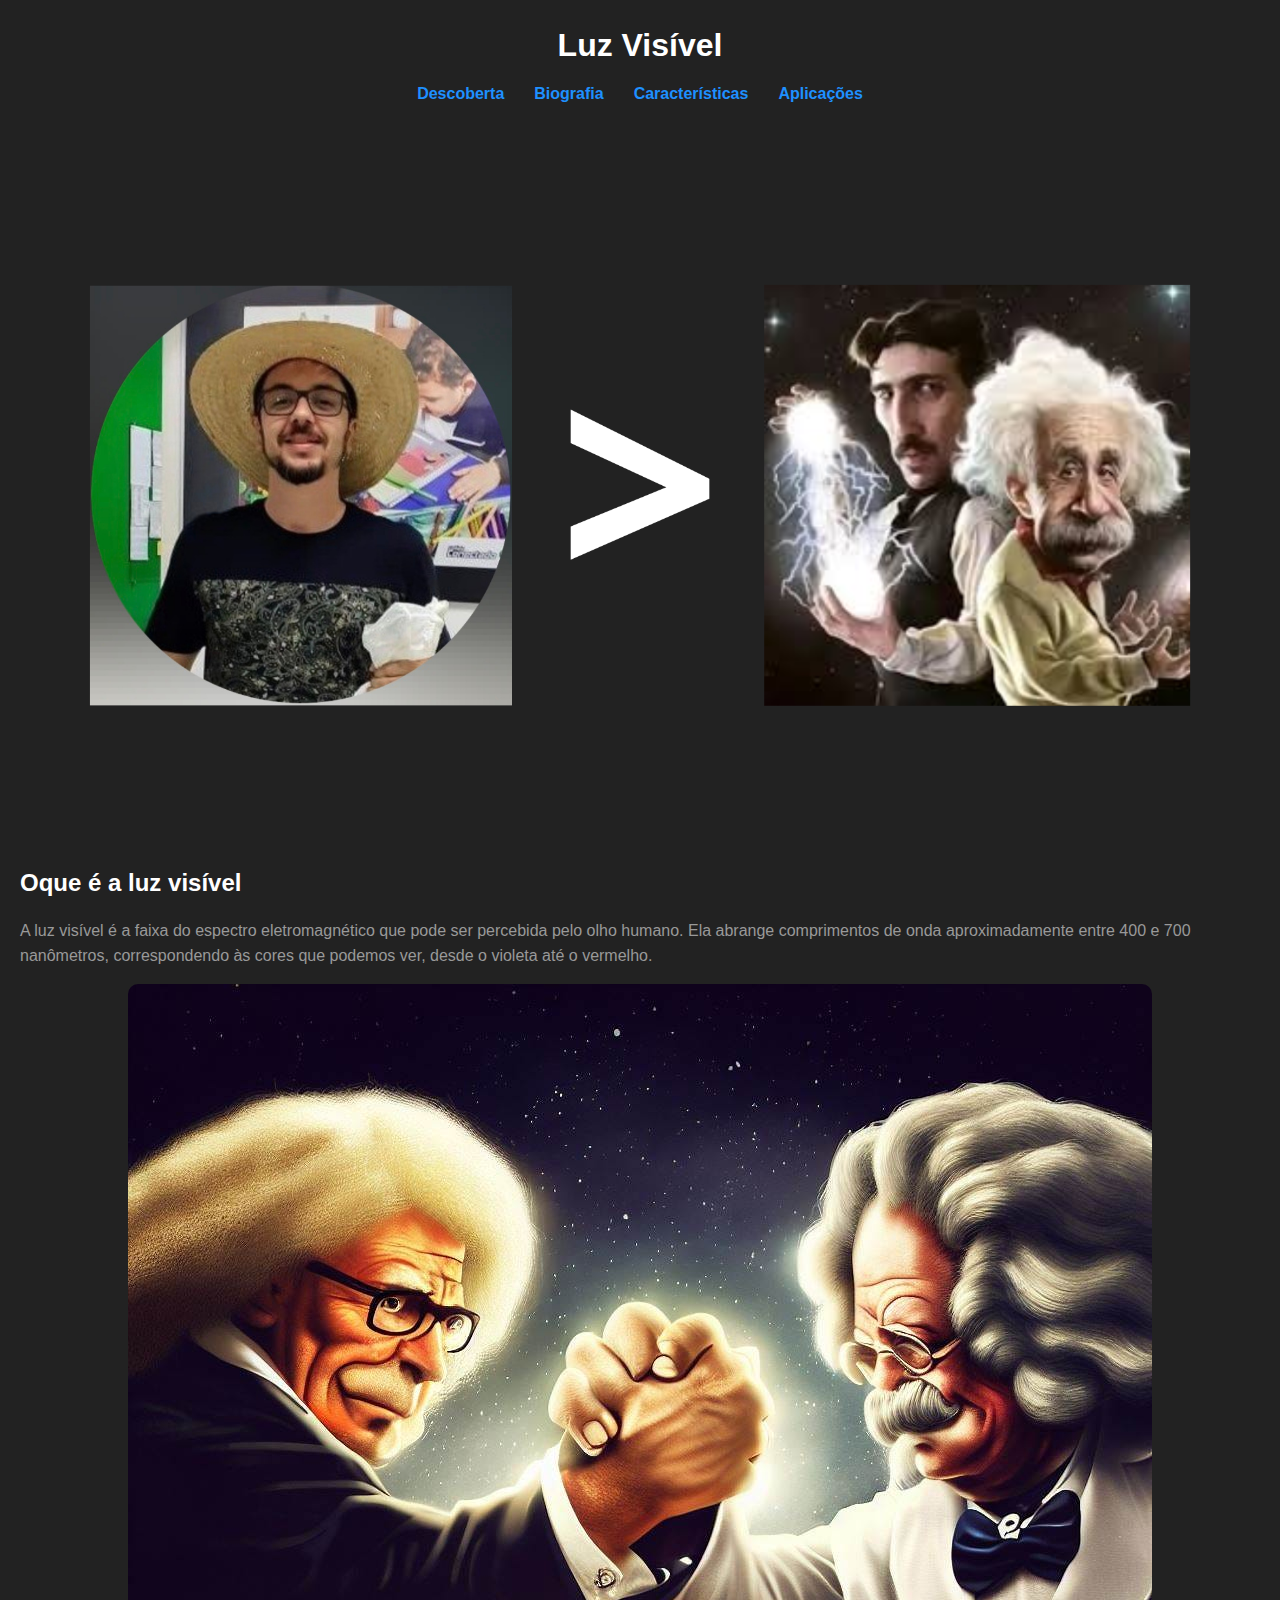
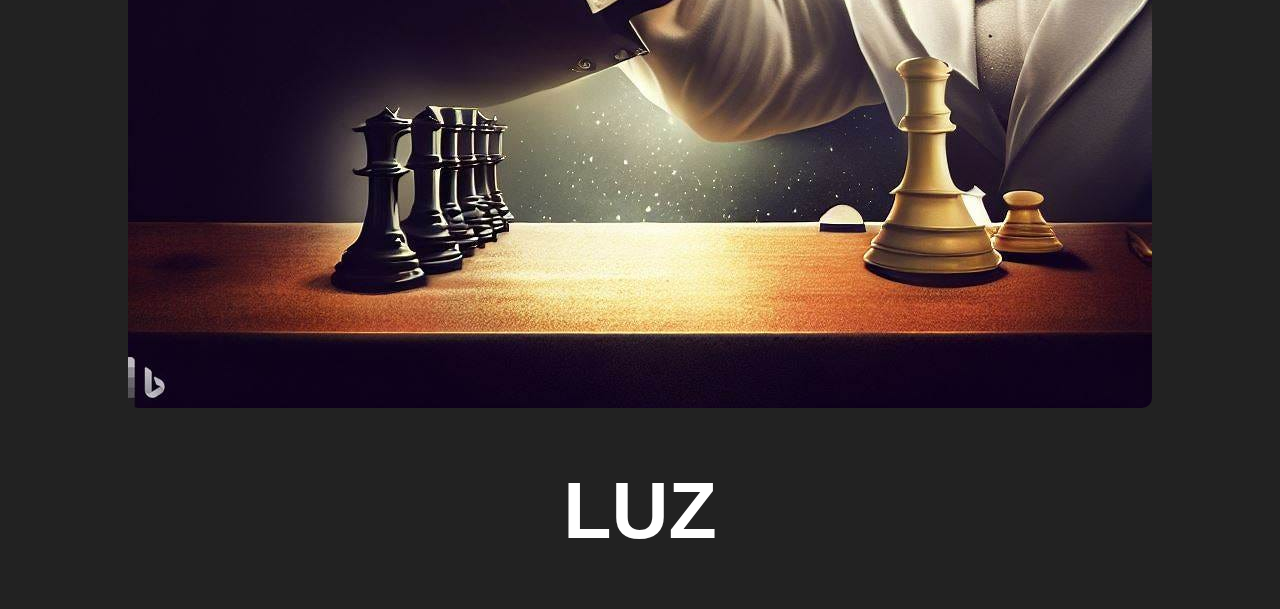
<file: index.html>
<!DOCTYPE html>
<html lang="en">
<head>
  <meta charset="UTF-8">
  <meta name="viewport" content="width=device-width, initial-scale=1.0">
  <title>Luz Visível</title>
  <link rel="stylesheet" href="styles.css">
</head>
<body>
  <header>
    <h1>Luz Visível</h1>
    <nav>
      <ul>
        <li><a href="indexVicenzo.html">Descoberta</a></li>
        <li><a href="italo.html">Biografia</a></li>
        <li><a href="carac.html">Características</a></li>
        <li><a href="aplicações.html">Aplicações</a></li>
      </ul>
  </header>
  <main>
    <img src="imgs/dersu.png" alt="fotografia do raça negra">
    <h2>Oque é a luz visível</h2>
    <p>A luz visível é a faixa do espectro eletromagnético que pode ser percebida pelo olho humano. Ela abrange comprimentos de onda aproximadamente entre 400 e 700 nanômetros, correspondendo às cores que podemos ver, desde o violeta até o vermelho.</p>
    <img src="imgs/x1.jpg" alt="x1 dos cria" >
  </main>
  <footer>
    <p>LUZ</p>
  </footer>
</body>
</html>
</file>
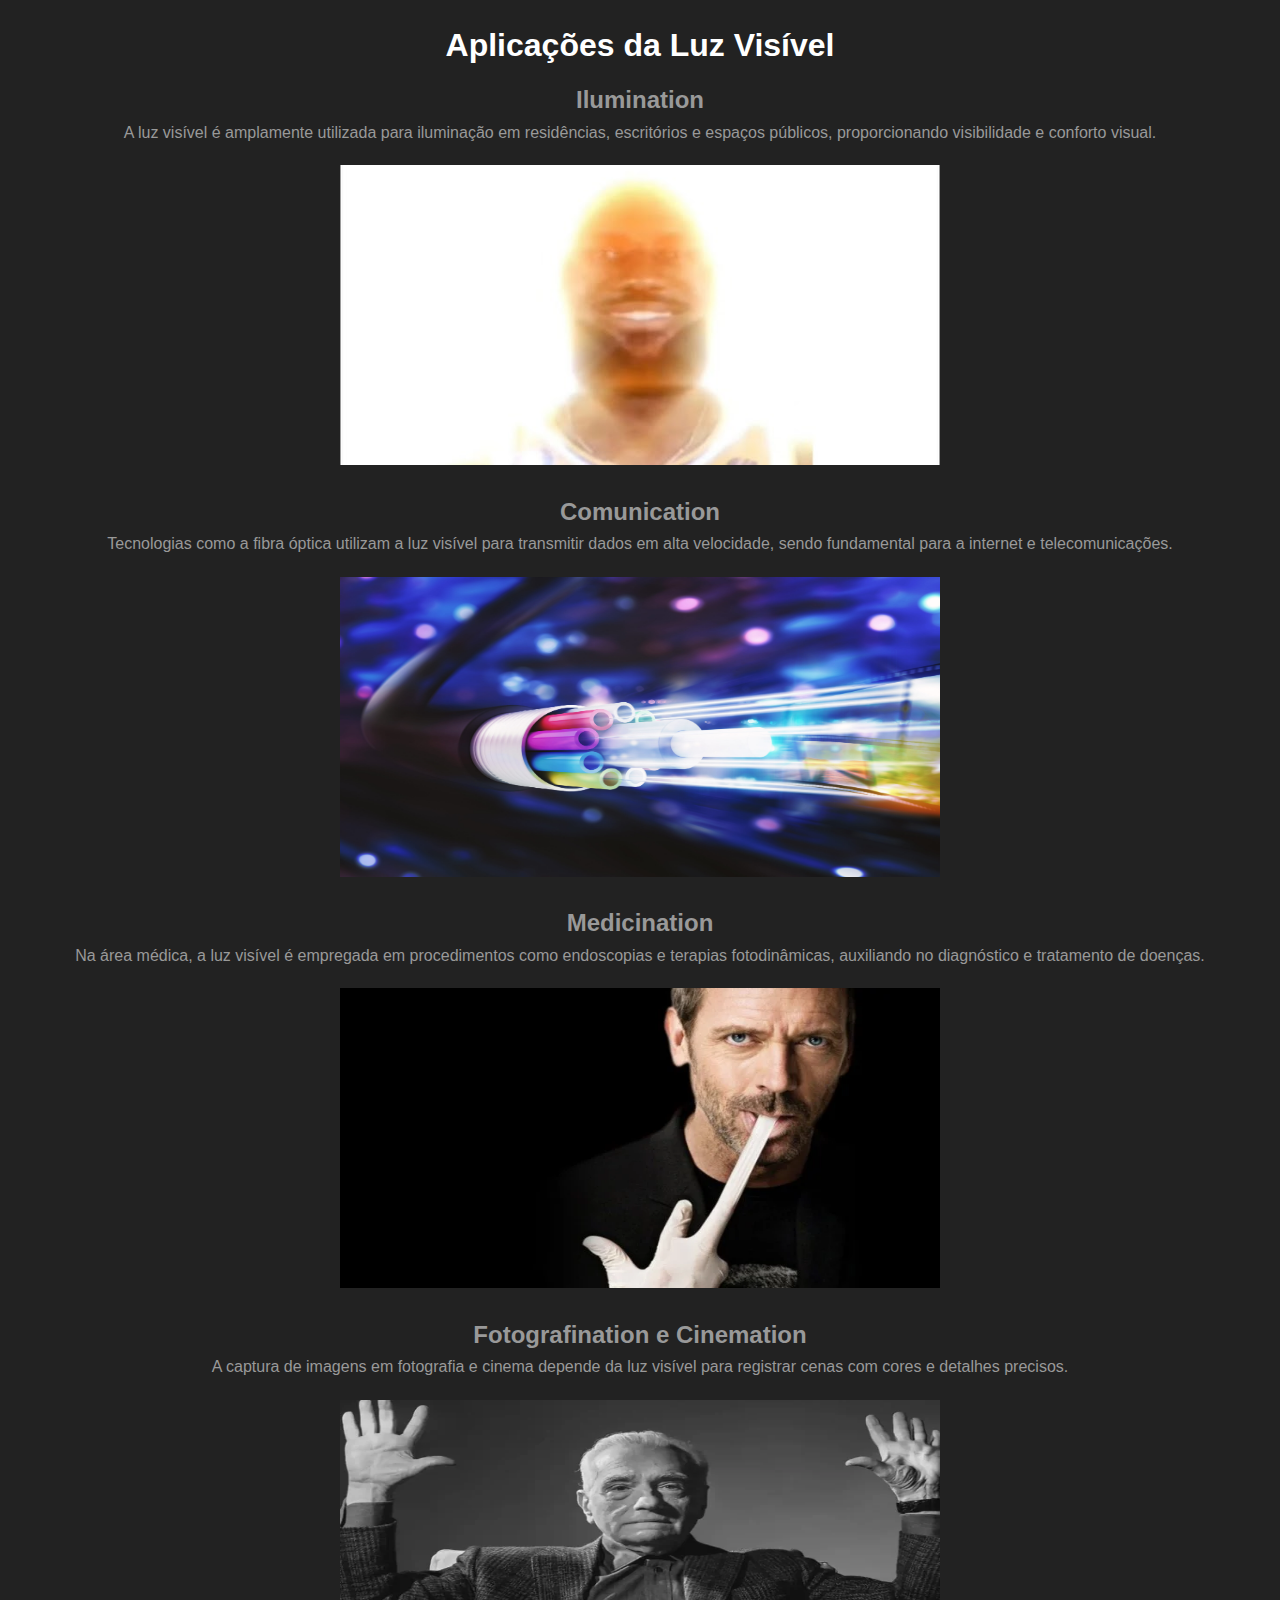
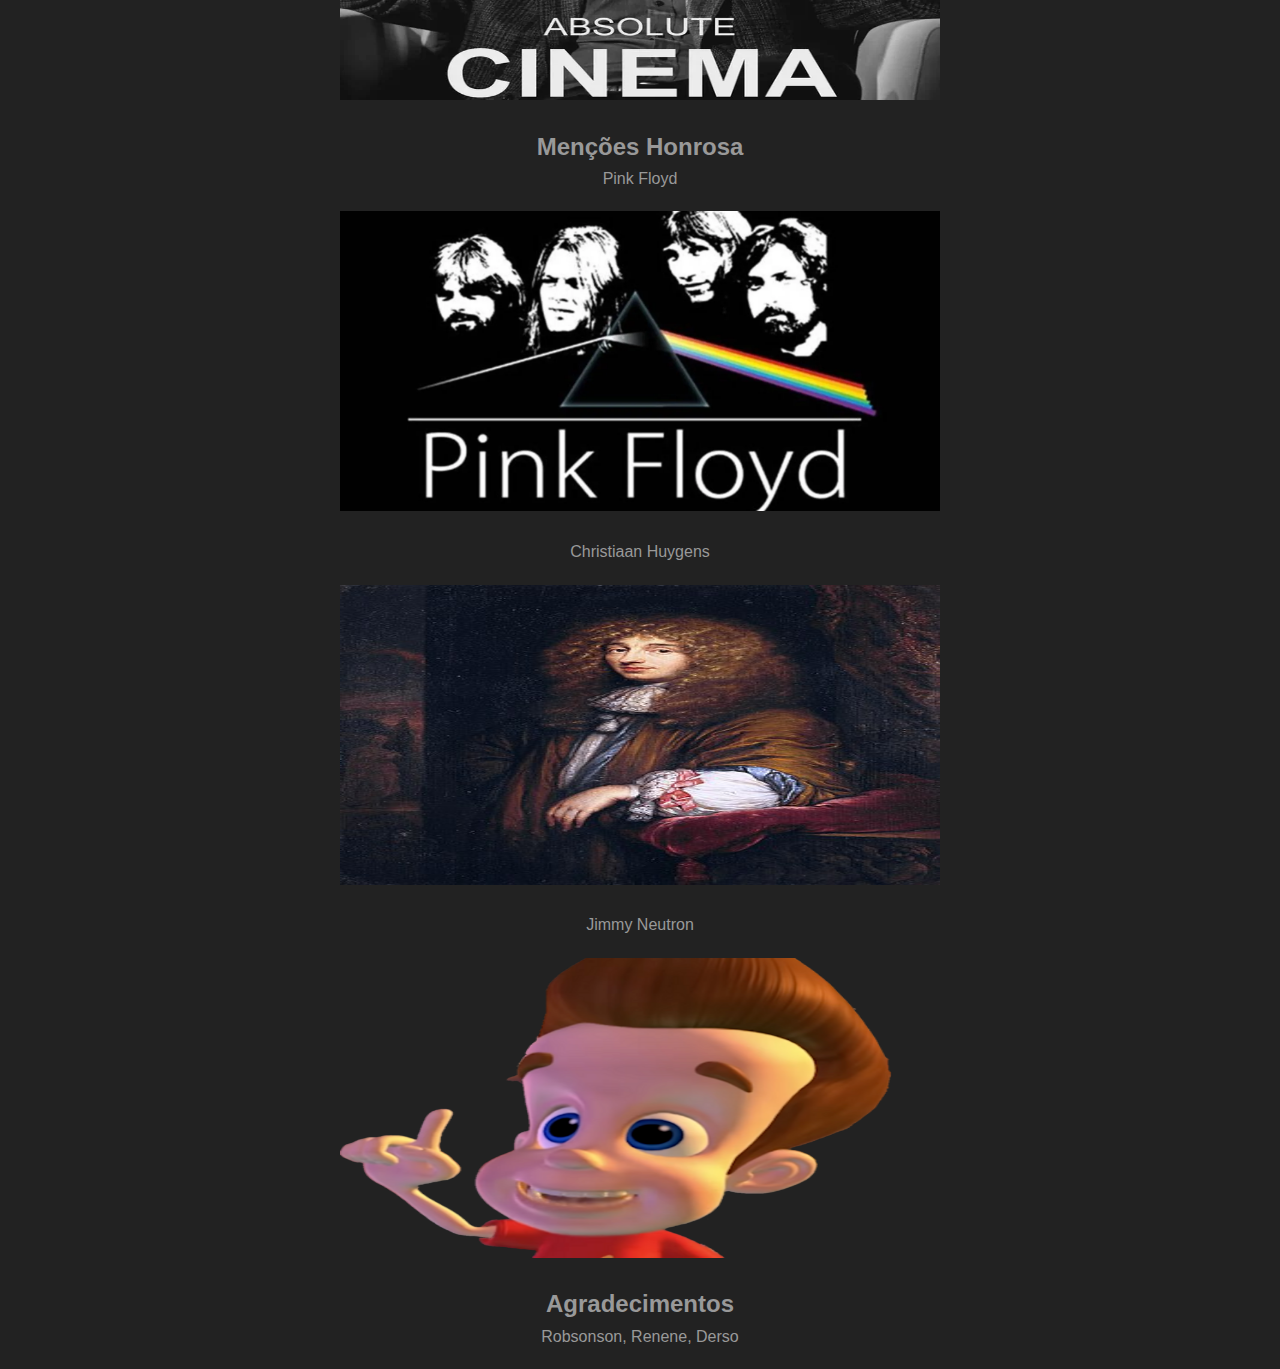
<file: aplicações.html>
<!DOCTYPE html>
<html lang="en">
<head>
  <meta charset="UTF-8">
  <meta name="viewport" content="width=device-width, initial-scale=1.0">
  <title>Aplicações</title>
  <link rel="stylesheet" href="styles.aplicacoes.css">
</head>
<body>
  <h1>Aplicações da Luz Visível</h1>
  <main>
    <h2>Ilumination</h2>
    <p>A luz visível é amplamente utilizada para iluminação em residências, escritórios e espaços públicos, proporcionando visibilidade e conforto visual.</p>
    <img src="imgs/luiz.jpg" alt="luiz">

    <h2>Comunication</h2>
    <p>Tecnologias como a fibra óptica utilizam a luz visível para transmitir dados em alta velocidade, sendo fundamental para a internet e telecomunicações.</p>
    <img src="imgs/fibra.jpg" alt="friba">

    <h2>Medicination</h2>
    <p>Na área médica, a luz visível é empregada em procedimentos como endoscopias e terapias fotodinâmicas, auxiliando no diagnóstico e tratamento de doenças.</p>
    <img src="imgs/medico.webp" alt="dr house">

    <h2>Fotografination e Cinemation</h2>
    <p>A captura de imagens em fotografia e cinema depende da luz visível para registrar cenas com cores e detalhes precisos.</p>
    <img src="imgs/cinema.webp" alt="cinema">

    <h2>Menções Honrosa</h2>
    <p>Pink Floyd</p>
    <img src="imgs/pinkFloyd.webp" alt="Pink Floyd">
    <p>Christiaan Huygens</p>
    <img src="imgs/caraDaLuz.jpeg" alt="Christiaan Huygens">
    <p>Jimmy Neutron</p>
    <img src="imgs/jimmy.png" alt="Jimmy">

    <h2>Agradecimentos</h2>
    <p>Robsonson, Renene, Derso</p>
</body>
</html>
</file>
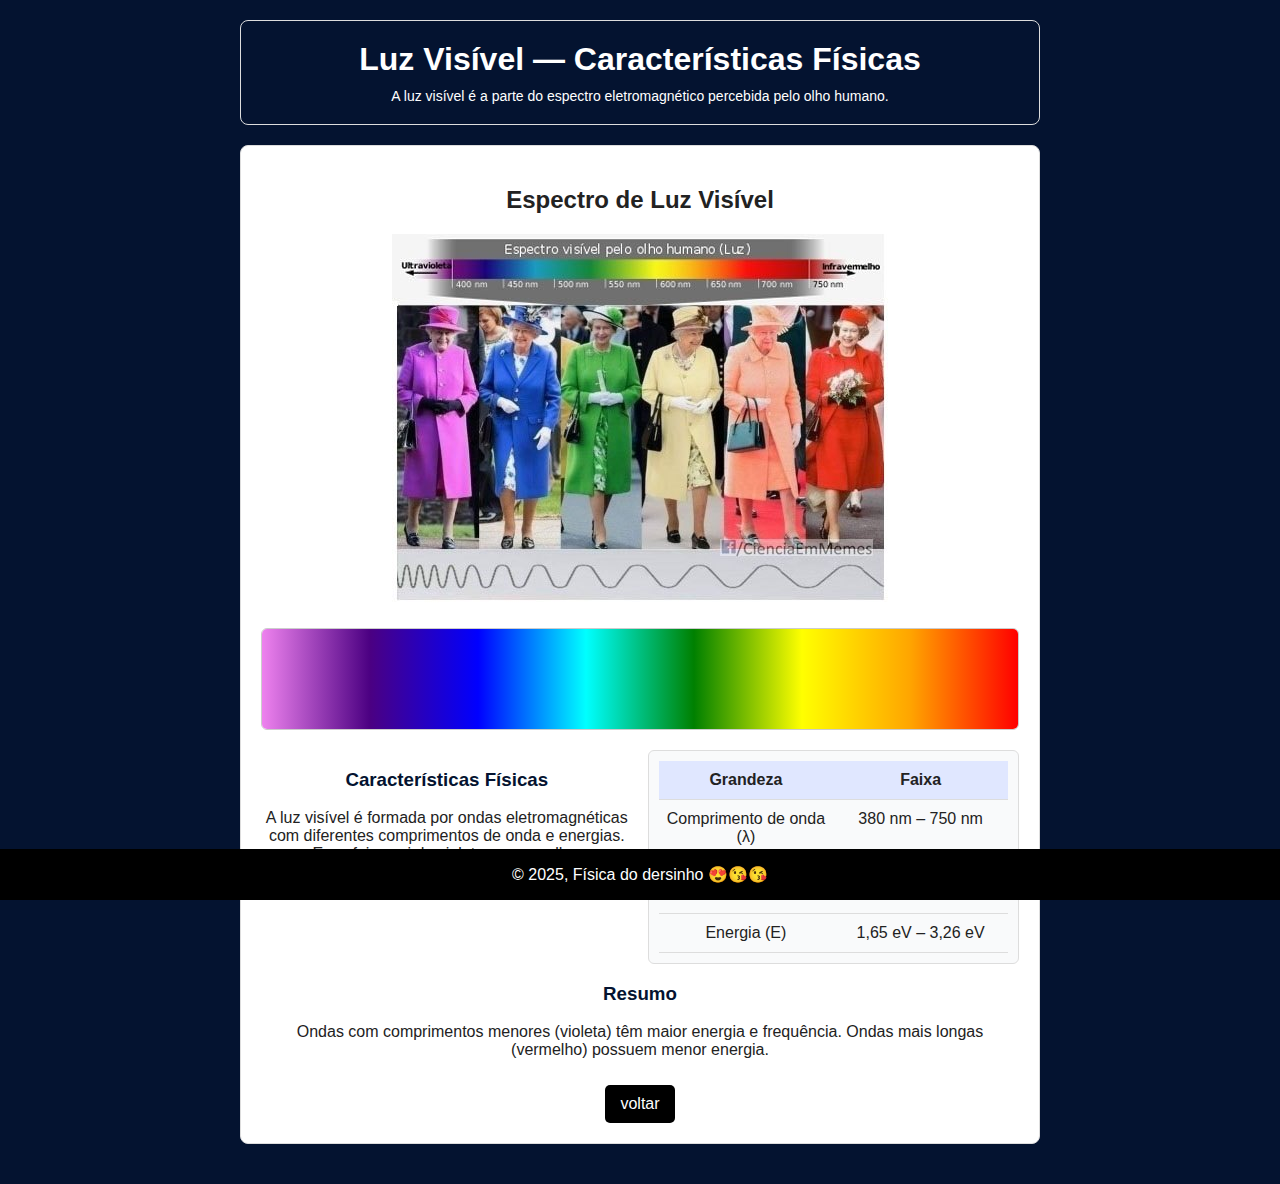
<file: carac.html>
<!DOCTYPE html>
<html lang="pt-BR">
<head>
  <meta charset="UTF-8">
  <meta name="viewport" content="width=device-width, initial-scale=1.0">
  <title>Luz Visível — Características Físicas</title>
  <link rel="stylesheet" href="juliano.css">
</head>
<body>
  <div class="wrap">

    <div class="card header-card">
      <h1>Luz Visível — Características Físicas</h1>
      <p>A luz visível é a parte do espectro eletromagnético percebida pelo olho humano.</p>
    </div>

    <div class="card">
      <h2>Espectro de Luz Visível</h2>
      <img src="imgs/eliza.jpg" alt="luz">

      <div class="spectrum">
        <div class="bar"></div>
    
      </div>

      <div class="grid">
        <div class="info">
          <h3>Características Físicas</h3>
          <p>A luz visível é formada por ondas eletromagnéticas com diferentes comprimentos de onda e energias. Essa faixa vai do violeta ao vermelho.</p>
        </div>

        <div class="table">
          <div class="table-content">
            <div class="table-row header">
              <div class="table-cell">Grandeza</div>
              <div class="table-cell">Faixa</div>
            </div>
            <div class="table-row">
              <div class="table-cell">Comprimento de onda (λ)</div>
              <div class="table-cell">380 nm – 750 nm</div>
            </div>
            <div class="table-row">
              <div class="table-cell">Frequência (f)</div>
              <div class="table-cell">4,0 × 10¹⁴ Hz – 7,9 × 10¹⁴ Hz</div>
            </div>
            <div class="table-row">
              <div class="table-cell">Energia (E)</div>
              <div class="table-cell">1,65 eV – 3,26 eV</div>
            </div>
          </div>
        </div>
      </div>

      <div class="explicacao">
        <h3>Resumo</h3>
        <p>Ondas com comprimentos menores (violeta) têm maior energia e frequência. Ondas mais longas (vermelho) possuem menor energia.</p>

        <a href="index.html" class="btn">voltar</a>
      </div>
    </div>

  </div>


  <footer>
        <p>&copy; 2025, Física do dersinho 😍😘😘</p>
    </footer>
</body>
</html>
</file>
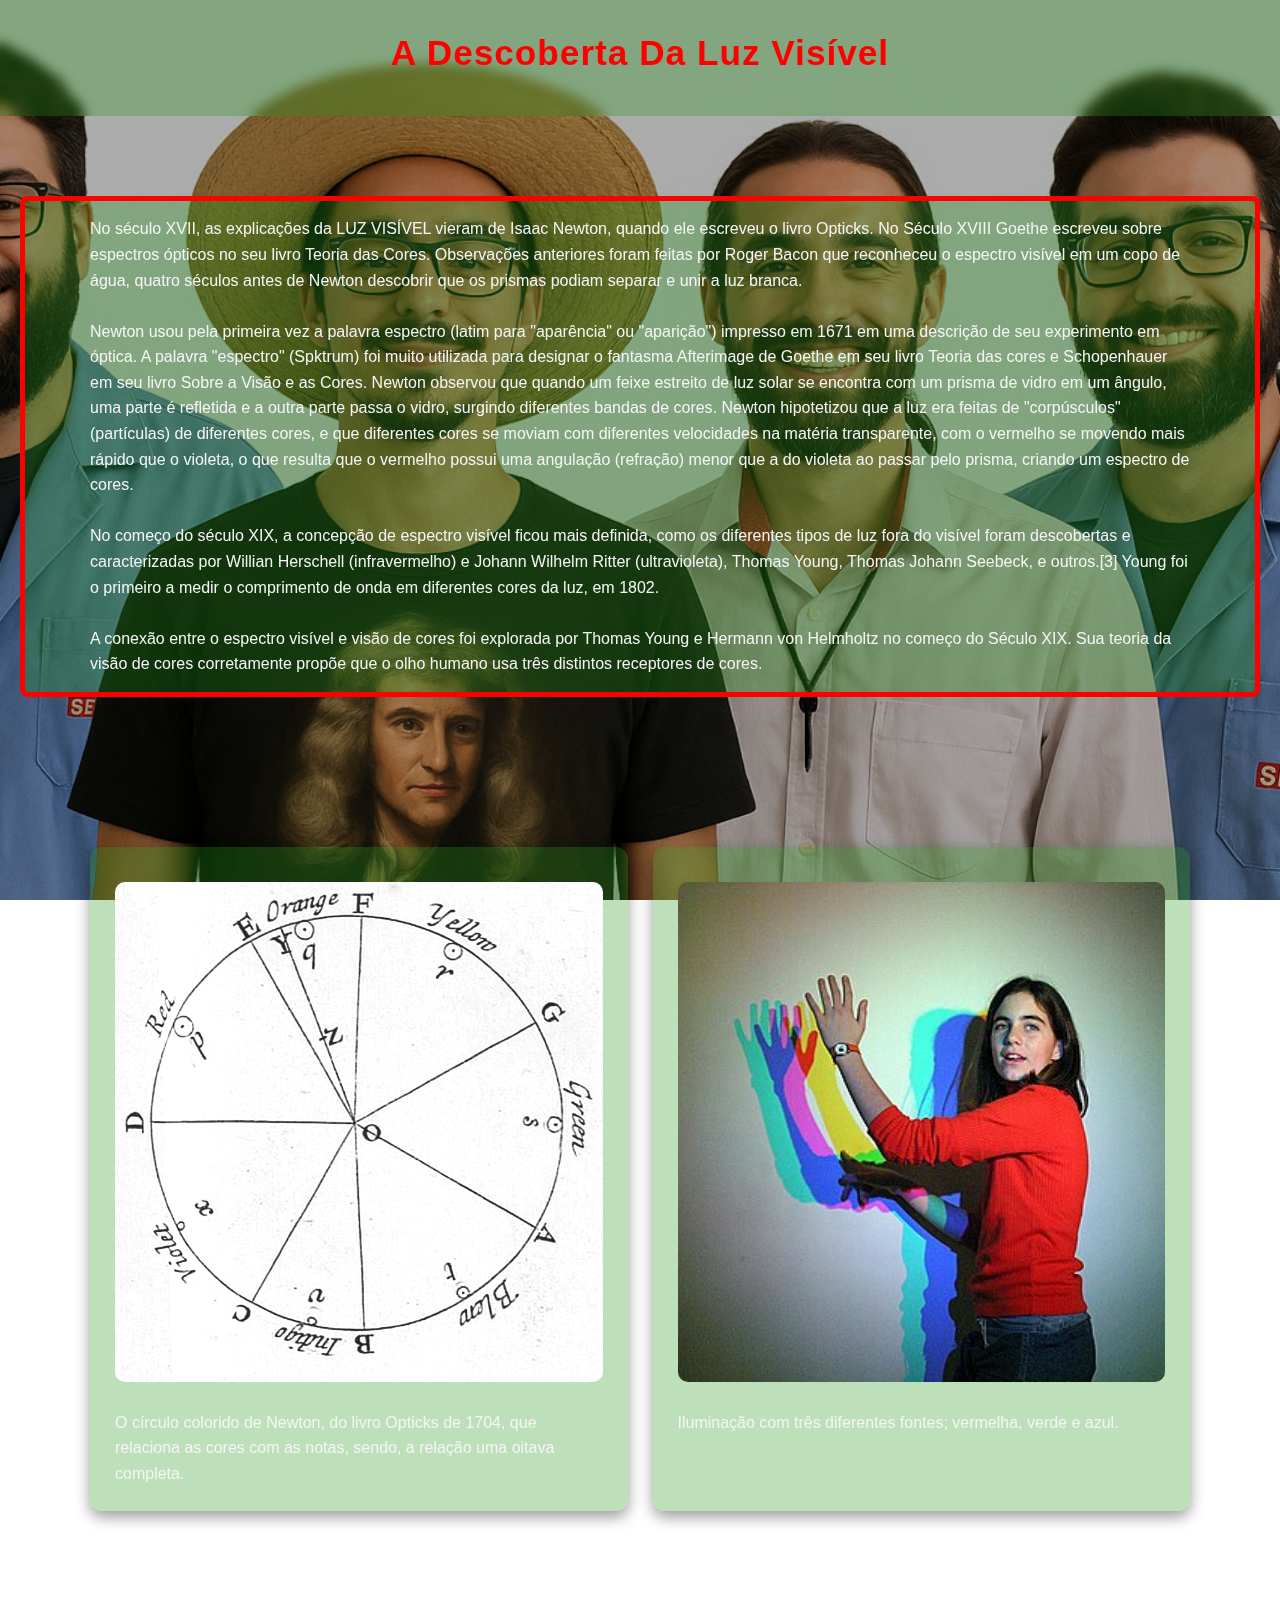
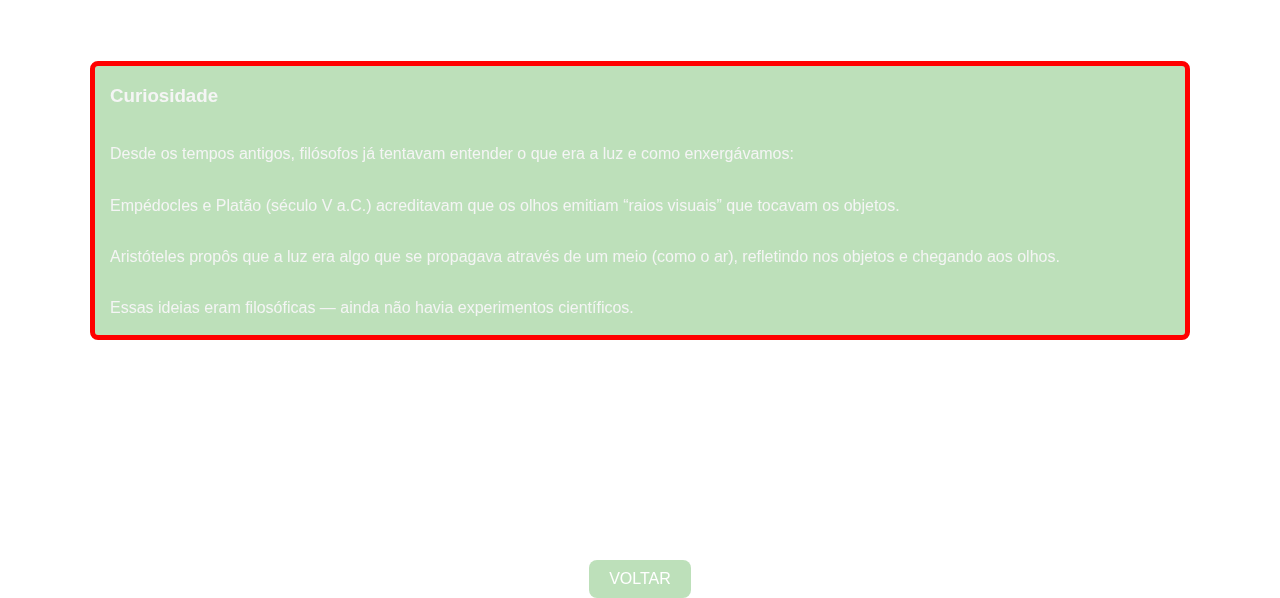
<file: indexVicenzo.html>
<!DOCTYPE html>
<html lang="en">
<head>
    <meta charset="UTF-8">
    <meta name="viewport" content="width=device-width, initial-scale=1.0">
    <title>A Descoberta</title>
    <link rel="stylesheet" href="styleVicenzo.css">
</head>

<body>
    <header>
    <h1>A Descoberta Da Luz Visível</h1>
    </header>

    <section id="sobre">
        <div class ="sobre-1">
        <div class="container">

     No século XVII, as explicações da LUZ VISÍVEL vieram de Isaac Newton, quando ele escreveu o livro Opticks. No Século XVIII Goethe escreveu sobre espectros ópticos no seu livro Teoria das Cores. Observações anteriores foram feitas por Roger Bacon que reconheceu o espectro visível em um copo de água, quatro séculos antes de Newton descobrir que os prismas podiam separar e unir a luz branca.
    <br>
    <br>
Newton usou pela primeira vez a palavra espectro (latim para "aparência" ou "aparição") impresso em 1671 em uma descrição de seu experimento em óptica. A palavra "espectro" (Spktrum) foi muito utilizada para designar o fantasma Afterimage de Goethe em seu livro Teoria das cores e Schopenhauer em seu livro Sobre a Visão e as Cores. Newton observou que quando um feixe estreito de luz solar se encontra com um prisma de vidro em um ângulo, uma parte é refletida e a outra parte passa o vidro, surgindo diferentes bandas de cores. Newton hipotetizou que a luz era feitas de "corpúsculos" (partículas) de diferentes cores, e que diferentes cores se moviam com diferentes velocidades na matéria transparente, com o vermelho se movendo mais rápido que o violeta, o que resulta que o vermelho possui uma angulação (refração) menor que a do violeta ao passar pelo prisma, criando um espectro de cores.
<br>
<br>
No começo do século XIX, a concepção de espectro visível ficou mais definida, como os diferentes tipos de luz fora do visível foram descobertas e caracterizadas por Willian Herschell (infravermelho) e Johann Wilhelm Ritter (ultravioleta), Thomas Young, Thomas Johann Seebeck, e outros.[3] Young foi o primeiro a medir o comprimento de onda em diferentes cores da luz, em 1802.
<br>
<br>
A conexão entre o espectro visível e visão de cores foi explorada por Thomas Young e Hermann von Helmholtz no começo do Século XIX. Sua teoria da visão de cores corretamente propõe que o olho humano usa três distintos receptores de cores.
</div>
</div>
</section>


    <section id="fotos">
        <div class="container">
            <div class="cards">
                <div class="card">
                    <img src="imgs/Newton's.png" alt="newtonsli" class="new">
                    <p>O círculo colorido de Newton, do livro Opticks de 1704, que relaciona as cores com as notas, sendo, a relação uma oitava completa.</p>
                </div>
        
                <div class ="card">
            
                    <img src="imgs/imagemm.jpg" alt="ilumiimg" class="tres">
                    <p>Iluminação com três diferentes fontes; vermelha, verde e azul.</p>
        
                </div>
            </div>
        </div>
    </section>

    <section id="sobre2">
        <div class="container">
            <div class="sobre-1">
      <h3> Curiosidade </h3> 
       <p> Desde os tempos antigos, filósofos já tentavam entender o que era a luz e como enxergávamos:
<br>
<br>
Empédocles e Platão (século V a.C.) acreditavam que os olhos emitiam “raios visuais” que tocavam os objetos.
<br>
<br>
Aristóteles propôs que a luz era algo que se propagava através de um meio (como o ar), refletindo nos objetos e chegando aos olhos.
<br>
<br>
Essas ideias eram filosóficas — ainda não havia experimentos científicos.
</p>
            </div>
        </div>
    </section>

    <section id="fotos2"> 

    </section>


    



      <div class="button-area">
       <center> <button id="btn-pagina" href = "index.html" class="button">VOLTAR</button> 
    </div>
    
</body>
</html>
</file>
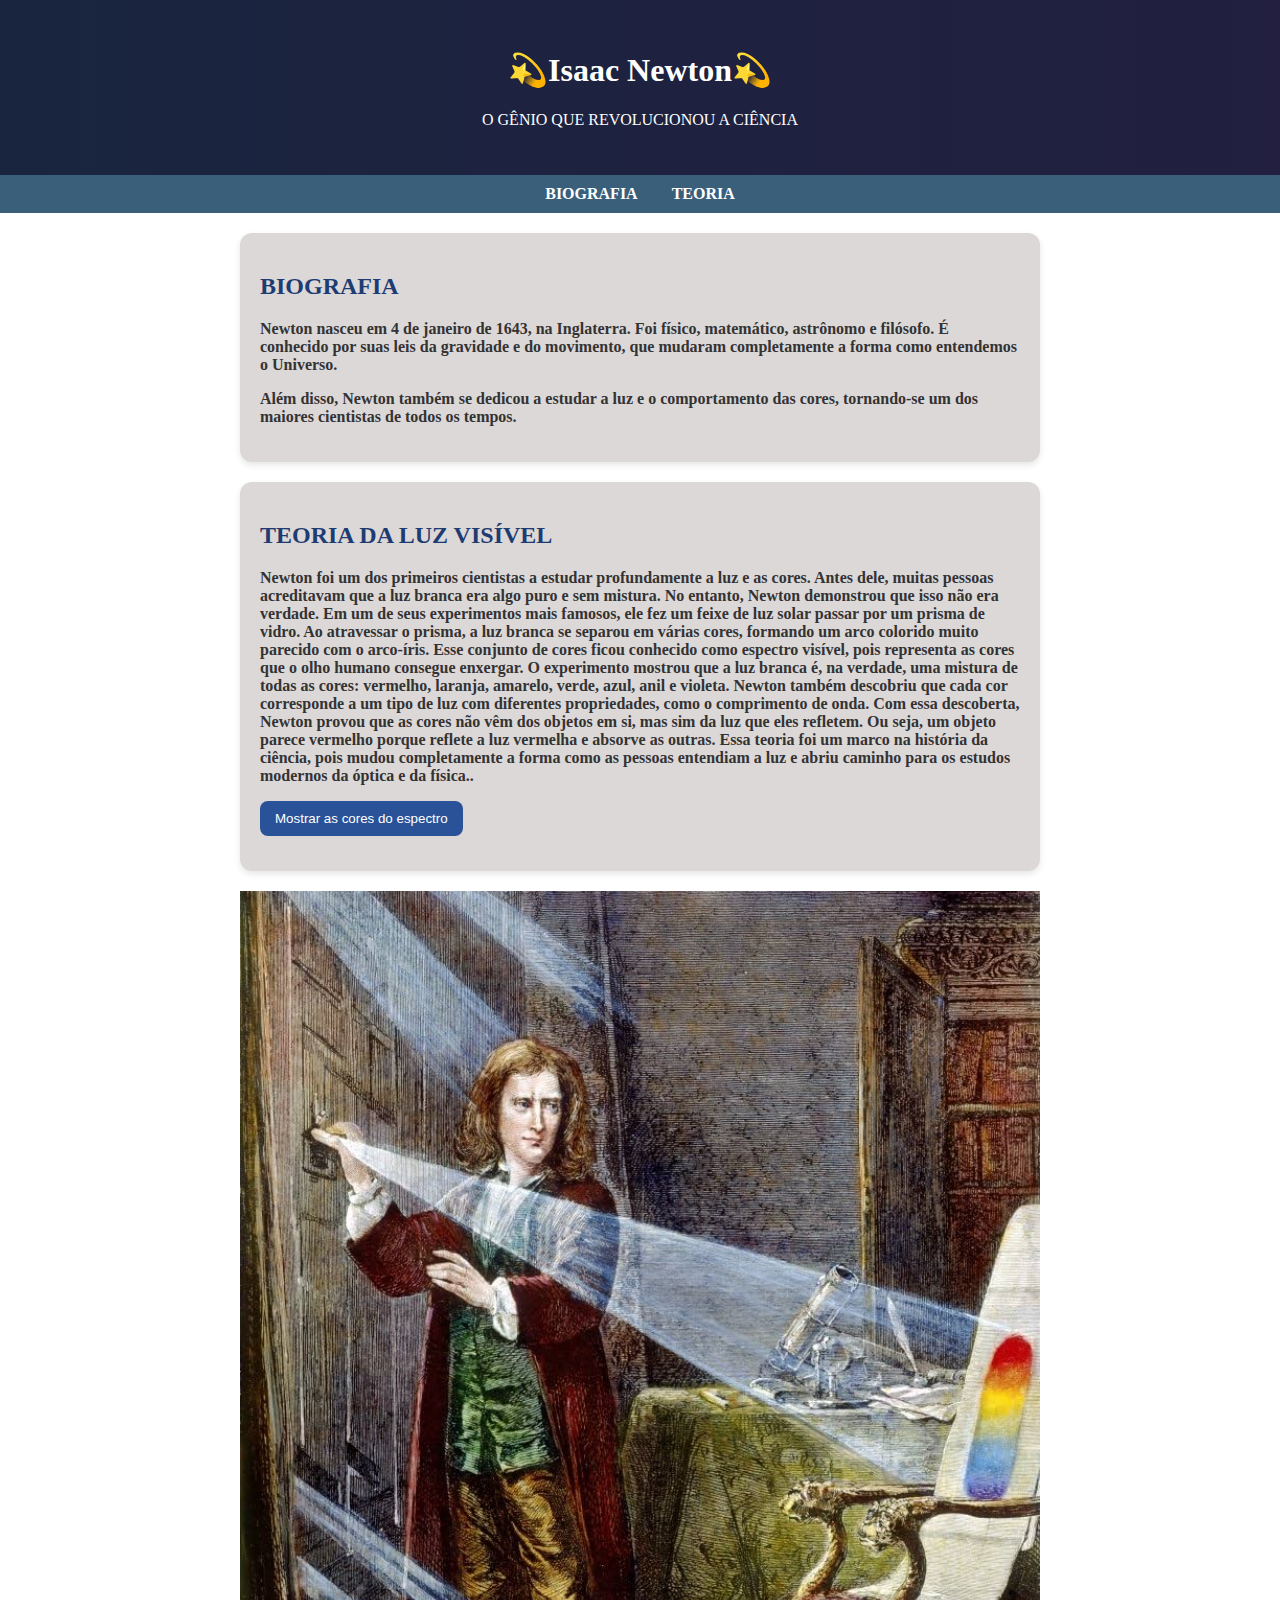
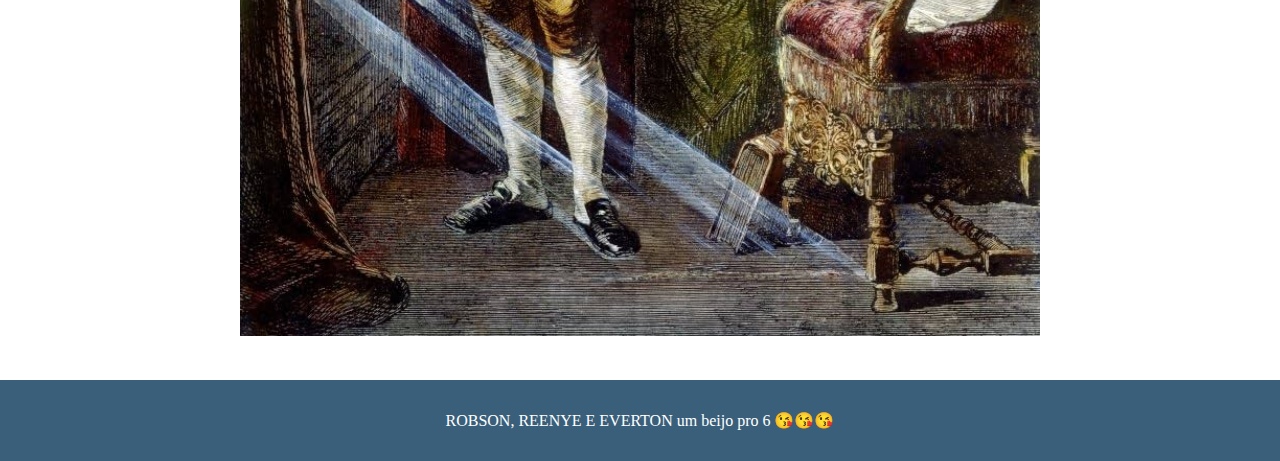
<file: italo.html>
<!DOCTYPE html>
<html lang="pt-br">
<head>
    <meta charset="UTF-8">
    <meta name="viewport" content="width=device-width, initial-scale=1.0">
    <title>Isaac Newton - Biografia e Teoria da Luz</title>
    <link rel="stylesheet" href="styleItalo.css">
</head>
<body>
    <header>
        <h1>💫Isaac Newton💫</h1>
        <p>O GÊNIO QUE REVOLUCIONOU A CIÊNCIA</p>
    </header>

    <nav>
        <ul>
            <li><a href="#biografia">BIOGRAFIA</a></li>
            <li><a href="#teoria">TEORIA</a></li>
        </ul>
    </nav>

    <main>
        <section id="Biografia" class="card">
            <h2>BIOGRAFIA</h2>
            <p><strong> Newton nasceu em 4 de janeiro de 1643, na Inglaterra.
            Foi físico, matemático, astrônomo e filósofo. É conhecido por suas leis da gravidade e do movimento,
            que mudaram completamente a forma como entendemos o Universo.</p>
            <p>Além disso, Newton também se dedicou a estudar a luz e o comportamento das cores,
            tornando-se um dos maiores cientistas de todos os tempos.</strong></p>
        </section>

        <section id="teoria" class="card">
            <h2>TEORIA DA LUZ VISÍVEL</h2>
            <p><strong>Newton foi um dos primeiros cientistas a estudar profundamente a luz e as cores. Antes dele, muitas pessoas acreditavam que a luz branca era algo puro e sem mistura. No entanto, Newton demonstrou que isso não era verdade.

Em um de seus experimentos mais famosos, ele fez um feixe de luz solar passar por um prisma de vidro. Ao atravessar o prisma, a luz branca se separou em várias cores, formando um arco colorido muito parecido com o arco-íris. Esse conjunto de cores ficou conhecido como espectro visível, pois representa as cores que o olho humano consegue enxergar.

O experimento mostrou que a luz branca é, na verdade, uma mistura de todas as cores: vermelho, laranja, amarelo, verde, azul, anil e violeta. Newton também descobriu que cada cor corresponde a um tipo de luz com diferentes propriedades, como o comprimento de onda.

Com essa descoberta, Newton provou que as cores não vêm dos objetos em si, mas sim da luz que eles refletem. Ou seja, um objeto parece vermelho porque reflete a luz vermelha e absorve as outras.

Essa teoria foi um marco na história da ciência, pois mudou completamente a forma como as pessoas entendiam a luz e abriu caminho para os estudos modernos da óptica e da física..</strong></p>
            <button id="mostrarCores">Mostrar as cores do espectro</button>
            <div id="cores"></div>
        </section>

        <img src="imgs/isac neutro.jpg" alt="Minha foto" width="800">

    </main>

    <footer>
        <p>ROBSON, REENYE E EVERTON um beijo pro 6 😘😘😘</p>
    </footer>

    <script src="scriptitalo.js"></script>
</body>
</html>
</file>
<file: styles.css>
* {
    margin: 0;
    padding: 0;
    box-sizing: border-box;
}

body {
    font-family: Arial, sans-serif;
    line-height: 1.6;
    background-color: #222;
    color: #999;
    padding: 20px;
}

header {
    text-align: center;
    margin-bottom: 40px;
}

h1 {
    color: #fff;
    margin-bottom: 10px;
}

nav a {
    color: #1E90FF;
    text-decoration: none;
    margin: 0 15px;
    font-weight: bold;
}

nav ul {
    list-style: none;
    padding: 0;
    margin-top: 10px;
    display: flex;
    justify-content: center;
}

nav a:hover {
    text-decoration: underline;
}

main img {
    display: block;
    max-width: 100%;
    height: auto;
    margin: 0 auto 20px;
    border-radius: 10px;
}

section {
    margin-bottom: 40px;
}

h2 {
    color: #fff;
    margin-bottom: 15px;
}

p {
    margin-bottom: 15px;
}

footer {
    font-size: 79px;
    text-align: center;
    margin-top: 40px;
    color: #666;
    font-weight: bold;
    color: #fff;
}
</file>
<file: styles.aplicacoes.css>
*{
    margin: 0;
    padding: 0;
    box-sizing: border-box;
}

body{
    font-family: Arial, sans-serif;
    line-height: 1.6;
    background-color: #222;
    color: #999;
    padding: 20px;
    justify-content: center;
    align-items: center;
    text-align: center;
}

h1 {
    color: #fff;
    margin-bottom: 10px;
}

img{
    margin-top: 20px;
    margin-bottom: 20px;
    width: 600px;
    height: 300px;
}
</file>
<file: juliano.css>
body {
  margin: 0;
  font-family: Arial, Helvetica, sans-serif;
  background-color: #041330;
  color: #222;
  display: flex;
  justify-content: center;
  padding: 20px;
}

.wrap {
  width: 100%;
  max-width: 800px;
}
.card {
  background-color: #ffffff;
  border: 1px solid #ddd;
  border-radius: 8px;
  padding: 20px;
  margin-bottom: 20px;
  align-items: center;
  text-align: center;
}
footer {
    background-color: #000;
    color: #fff;
    text-align: center;
    padding: 0px;
    position: fixed;
    bottom: 0;
    width: 100%;
}
.btn {
    display: inline-block;
    background-color: #000;
    color: #fff;
    padding: 10px 15px;
    text-decoration: none;
    border-radius: 5px;
    margin-top: 10px;
    
}



.header-card {
  background-color: #041330;
  color: white;
  text-align: center;
}

.header-card h1 {
  margin: 0 0 10px 0;
}

.header-card p {
  margin: 0;
  font-size: 14px;
}

.spectrum {
  margin: 20px 0;
  height: 100px;
  border-radius: 6px;
  overflow: hidden;
  border: 1px solid #ccc;
}

.bar {
  width: 100%;
  height: 100%;
  background: linear-gradient(90deg,
    violet,
    indigo,
    blue,
    cyan,
    green,
    yellow,
    orange,
    red
  );
}

.grid {
  display: grid;
  grid-template-columns: 1fr 1fr;
  gap: 15px;
}

.info h3 {
  color: #041330;
}

.table {
  background-color: #f9fafb;
  border-radius: 6px;
  border: 1px solid #ddd;
  padding: 10px;
}

.table-content {
  display: flex;
  flex-direction: column;
}

.table-row {
  display: flex;
  border-bottom: 1px solid #ddd;
  padding: 6px 0;
}

.table-row.header {
  font-weight: bold;
  background-color: #e0e7ff;
}

.table-cell {
  flex: 1;
  padding: 4px 8px;
}

.explicacao h3 {
  color: #041330;
}

@media (max-width: 700px) {
  .grid {
    grid-template-columns: 1fr;
  }

  .spectrum {
    height: 80px;
  }
}
</file>
<file: styleVicenzo.css>
* {
    margin: 0;
    padding: 0;
    box-sizing: border-box;
}
body {
    font-family: "Poppins", sans-serif;
    background: linear-gradient(135deg, #0f0f0f, #1a1a1a);
    color: #f5f5f5;
    line-height: 1.6;
    background: url(imgs/top.png) no-repeat center center fixed;
    background-size: cover;
}

body::before{
    content:"";
    position: fixed;
    top: 0;
    left: 0;
    width: 100%;
    height: 100%;
    background: rgba(0, 0, 0, 0.3);
    z-index: -1;
}

header {
    background: #2398194d;
    padding: 25px 0;
    text-align: center;
    position: sticky;
    top: 0;
    z-index: 1000;
    backdrop-filter: blur(6px);
}

header h1 {
    font-size: 2.2rem;
    color: #ff0000;
    margin-bottom: 10px;
    letter-spacing: 1px;
}

section {
    padding: 70px 20px;
}

.container {
    max-width: 1100px;
    margin: auto;
}

.sobre-1 {
    display: flex;
    align-items: center;
    gap: 30px;
    flex-wrap: wrap;
    background: #2398194d;
    margin: 10px 0;
    padding: 15px;
    border: 5px solid #ff0000;

    border-radius: 8px;
    transition: 0.3s;
}

.cards {
    display: grid;
    grid-template-columns: repeat(auto-fit, minmax(260px, 1fr));
    gap: 25px;
}

.card {
    background: #2398194d;
    padding: 25px;
    border-radius: 12px;
    box-shadow: 0 6px 15px rgba(0, 0, 0, 0.4);
    transition: 0.4s;
}
.card img {
    width: 100%;
    height: 500px;
    object-fit: cover;
    border-radius: 10px;
    margin-bottom: 20px;
    margin-top: 10px;
}

.card:hover {
    transform: translateY(-10px) scale(1.03);
    background: linear-gradient(145deg, #ef0000, #fd5959);
}

.button {
    display: inline-block;
    padding: 10px 20px;
    background-color: #2398194d;
    color: white;
    border: none;
    text-align: center;
    text-decoration: none;
    border-radius: 8px;
    font-size: 16px;
    cursor: pointer;
}

.button:hover {
    background-color: #2398194d;
}
</file>
<file: styleItalo.css>
body {
    font-family: "Segoe UI", sans-serif;
    margin: 0;
    background-color: #f4f4f9;
    color: #333;
}

header {
    background: linear-gradient(90deg, #19253f, #221f40);
    color: white;
    text-align: center;
    padding: 30px 10px;
}

nav {
    background-color: #3a5f7b;
    text-align: center;
    padding: 10px 0;
}

nav ul {
    list-style: none;
    margin: 0;
    padding: 0;
}

nav ul li {
    display: inline;
    margin: 0 15px;
}

nav a {
    color: white;
    text-decoration: none;
    font-weight: bold;
}

nav a:hover {
    text-decoration: underline;
}

main {
    padding: 20px;
    max-width: 800px;
    margin: auto;
}

.card {
    background: rgb(221, 216, 216);
    padding: 20px;
    margin-bottom: 20px;
    border-radius: 12px;
    box-shadow: 0 3px 6px rgba(0,0,0,0.1);
}

h2 {
    color: #1e3c72;
}

button {
    background-color: #2a5298;
    color: white;
    border: none;
    padding: 10px 15px;
    border-radius: 8px;
    cursor: pointer;
}

button:hover {
    background-color: #1e3c72;
}

#cores {
    margin-top: 15px;
    display: flex;
    justify-content: space-around;
    flex-wrap: wrap;
}

.cor {
    width: 60px;
    height: 60px;
    border-radius: 8px;
    margin: 5px;
}

footer {
    background-color: #3a5f7b;
    color: rgb(255, 255, 255);
    text-align: center;
    padding: 15px;
    margin-top: 20px;
}

body {
    font-family: "Bookman Old Style", "Times New Roman", serif;
}

body {
    background-color: #ffffff;
}
</file>
